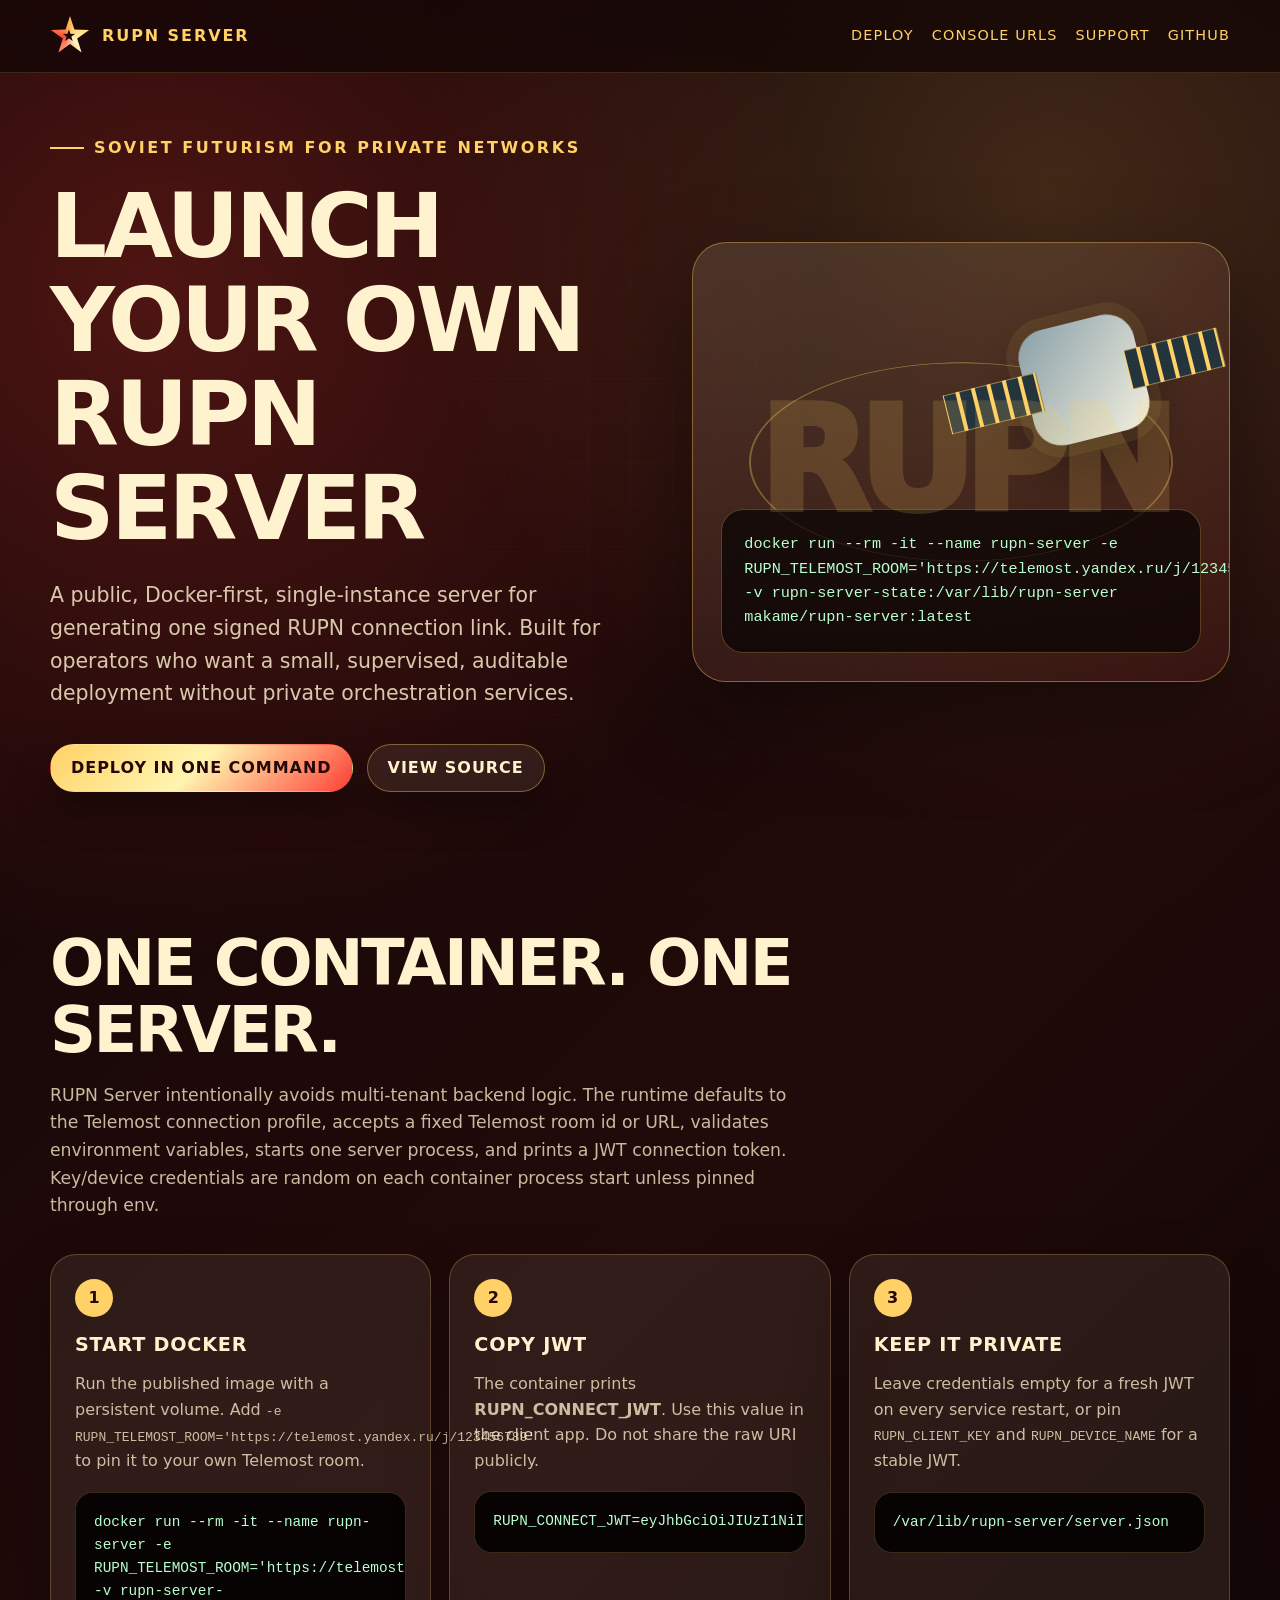
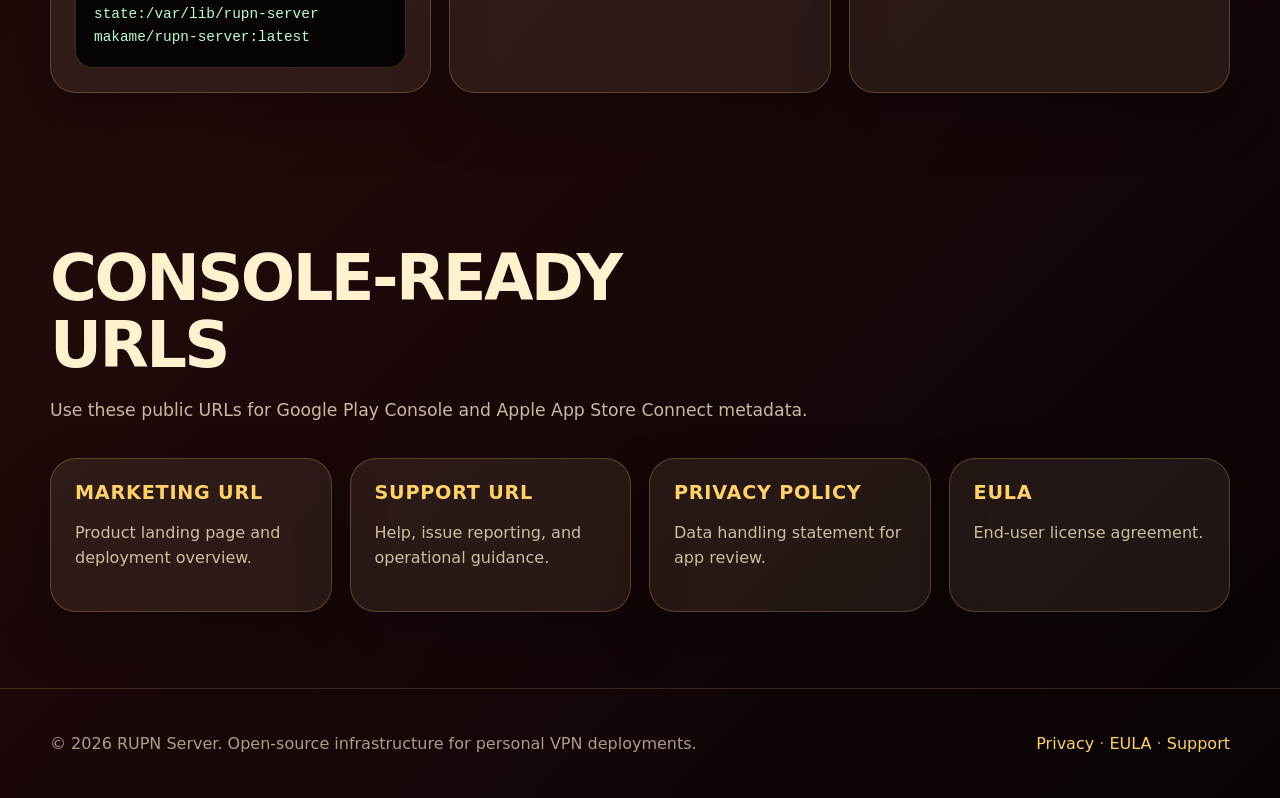
<file: docs/index.html>
<!doctype html>
<html lang="en">
  <head>
    <meta charset="utf-8">
    <meta name="viewport" content="width=device-width, initial-scale=1">
    <title>RUPN Server — Personal VPN Infrastructure</title>
    <meta name="description" content="Run a single-instance RUPN server in Docker and generate a signed connection link for your client app.">
    <link rel="canonical" href="https://makamekm.github.io/ruvpn-server/">
    <link rel="stylesheet" href="./assets/styles.css">
  </head>
  <body>
    <header class="nav">
      <div class="container nav-inner">
        <a class="brand" href="./" aria-label="RUPN Server home"><span class="emblem">★</span><span>RUPN Server</span></a>
        <nav class="nav-links" aria-label="Primary navigation">
          <a href="#deploy">Deploy</a>
          <a href="#docs">Console URLs</a>
          <a href="./support/">Support</a>
          <a href="https://github.com/makamekm/ruvpn-server">GitHub</a>
        </nav>
      </div>
    </header>

    <main>
      <section class="hero">
        <div class="container hero-grid">
          <div>
            <div class="kicker">Soviet futurism for private networks</div>
            <h1>Launch your own RUPN server</h1>
            <p class="lead">A public, Docker-first, single-instance server for generating one signed RUPN connection link. Built for operators who want a small, supervised, auditable deployment without private orchestration services.</p>
            <div class="actions">
              <a class="button primary" href="#deploy">Deploy in one command</a>
              <a class="button" href="https://github.com/makamekm/ruvpn-server">View source</a>
            </div>
          </div>
          <div class="orbit-card" aria-label="Soviet futurist satellite illustration">
            <div class="satellite" aria-hidden="true"></div>
            <code class="terminal">docker run --rm -it --name rupn-server -e RUPN_TELEMOST_ROOM='https://telemost.yandex.ru/j/123456789' -v rupn-server-state:/var/lib/rupn-server makame/rupn-server:latest</code>
          </div>
        </div>
      </section>

      <section class="section" id="deploy">
        <div class="container">
          <div class="section-header">
            <h2>One container. One server.</h2>
            <p>RUPN Server intentionally avoids multi-tenant backend logic. The runtime defaults to the Telemost connection profile, accepts a fixed Telemost room id or URL, validates environment variables, starts one server process, and prints a JWT connection token. Key/device credentials are random on each container process start unless pinned through env.</p>
          </div>
          <div class="cards">
            <article class="card">
              <span class="card-number">1</span>
              <h3>Start Docker</h3>
              <p>Run the published image with a persistent volume. Add <code>-e RUPN_TELEMOST_ROOM='https://telemost.yandex.ru/j/123456789'</code> to pin it to your own Telemost room.</p>
              <code class="command">docker run --rm -it --name rupn-server -e RUPN_TELEMOST_ROOM='https://telemost.yandex.ru/j/123456789' -v rupn-server-state:/var/lib/rupn-server makame/rupn-server:latest</code>
            </article>
            <article class="card">
              <span class="card-number">2</span>
              <h3>Copy JWT</h3>
              <p>The container prints <strong>RUPN_CONNECT_JWT</strong>. Use this value in the client app. Do not share the raw URI publicly.</p>
              <code class="command">RUPN_CONNECT_JWT=eyJhbGciOiJIUzI1NiIs...</code>
            </article>
            <article class="card">
              <span class="card-number">3</span>
              <h3>Keep it private</h3>
              <p>Leave credentials empty for a fresh JWT on every service restart, or pin <code>RUPN_CLIENT_KEY</code> and <code>RUPN_DEVICE_NAME</code> for a stable JWT.</p>
              <code class="command">/var/lib/rupn-server/server.json</code>
            </article>
          </div>
        </div>
      </section>

      <section class="section" id="docs">
        <div class="container">
          <div class="section-header">
            <h2>Console-ready URLs</h2>
            <p>Use these public URLs for Google Play Console and Apple App Store Connect metadata.</p>
          </div>
          <div class="doc-grid">
            <a class="doc-card" href="./">
              <h3>Marketing URL</h3>
              <p>Product landing page and deployment overview.</p>
            </a>
            <a class="doc-card" href="./support/">
              <h3>Support URL</h3>
              <p>Help, issue reporting, and operational guidance.</p>
            </a>
            <a class="doc-card" href="./privacy/">
              <h3>Privacy Policy</h3>
              <p>Data handling statement for app review.</p>
            </a>
            <a class="doc-card" href="./eula/">
              <h3>EULA</h3>
              <p>End-user license agreement.</p>
            </a>
          </div>
        </div>
      </section>
    </main>

    <footer class="footer">
      <div class="container footer-inner">
        <span>© 2026 RUPN Server. Open-source infrastructure for personal VPN deployments.</span>
        <span><a href="./privacy/">Privacy</a> · <a href="./eula/">EULA</a> · <a href="./support/">Support</a></span>
      </div>
    </footer>
  </body>
</html>
</file>
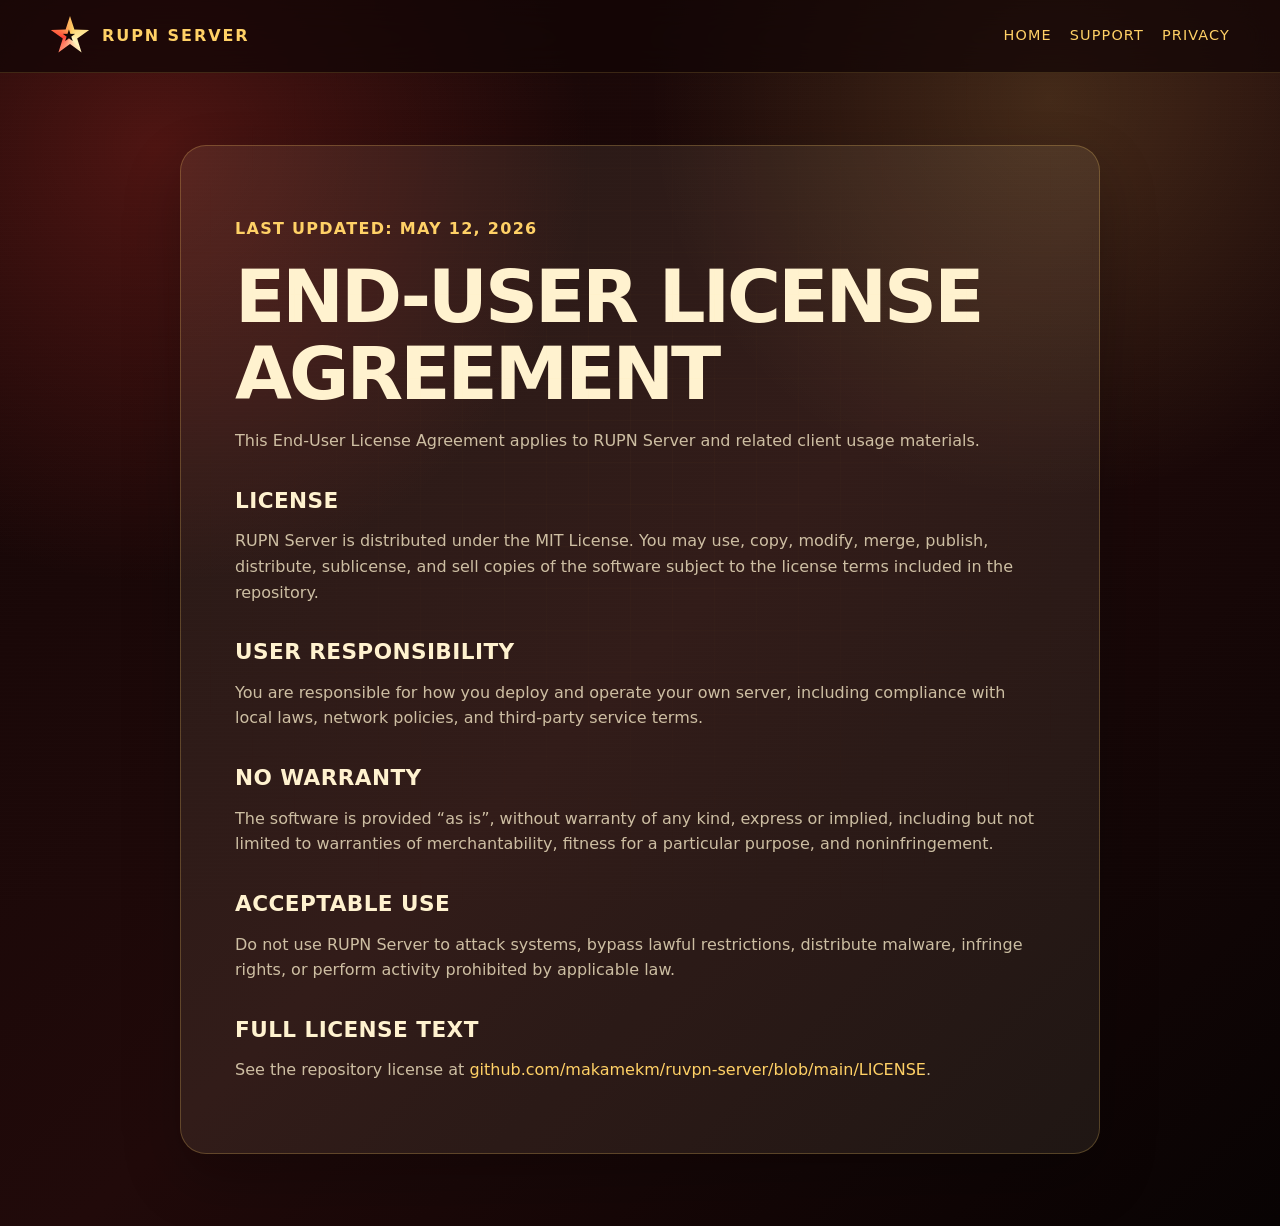
<file: docs/eula/index.html>
<!doctype html>
<html lang="en">
  <head>
    <meta charset="utf-8">
    <meta name="viewport" content="width=device-width, initial-scale=1">
    <title>EULA — RUPN Server</title>
    <meta name="description" content="End-User License Agreement for RUPN Server.">
    <link rel="canonical" href="https://makamekm.github.io/ruvpn-server/eula/">
    <link rel="stylesheet" href="../assets/styles.css">
  </head>
  <body>
    <header class="nav">
      <div class="container nav-inner">
        <a class="brand" href="../"><span class="emblem">★</span><span>RUPN Server</span></a>
        <nav class="nav-links"><a href="../">Home</a><a href="../support/">Support</a><a href="../privacy/">Privacy</a></nav>
      </div>
    </header>
    <main class="container policy-page">
      <p class="updated">Last updated: May 12, 2026</p>
      <h1>End-User License Agreement</h1>
      <p>This End-User License Agreement applies to RUPN Server and related client usage materials.</p>
      <h2>License</h2>
      <p>RUPN Server is distributed under the MIT License. You may use, copy, modify, merge, publish, distribute, sublicense, and sell copies of the software subject to the license terms included in the repository.</p>
      <h2>User responsibility</h2>
      <p>You are responsible for how you deploy and operate your own server, including compliance with local laws, network policies, and third-party service terms.</p>
      <h2>No warranty</h2>
      <p>The software is provided “as is”, without warranty of any kind, express or implied, including but not limited to warranties of merchantability, fitness for a particular purpose, and noninfringement.</p>
      <h2>Acceptable use</h2>
      <p>Do not use RUPN Server to attack systems, bypass lawful restrictions, distribute malware, infringe rights, or perform activity prohibited by applicable law.</p>
      <h2>Full license text</h2>
      <p>See the repository license at <a href="https://github.com/makamekm/ruvpn-server/blob/main/LICENSE">github.com/makamekm/ruvpn-server/blob/main/LICENSE</a>.</p>
    </main>
  </body>
</html>
</file>
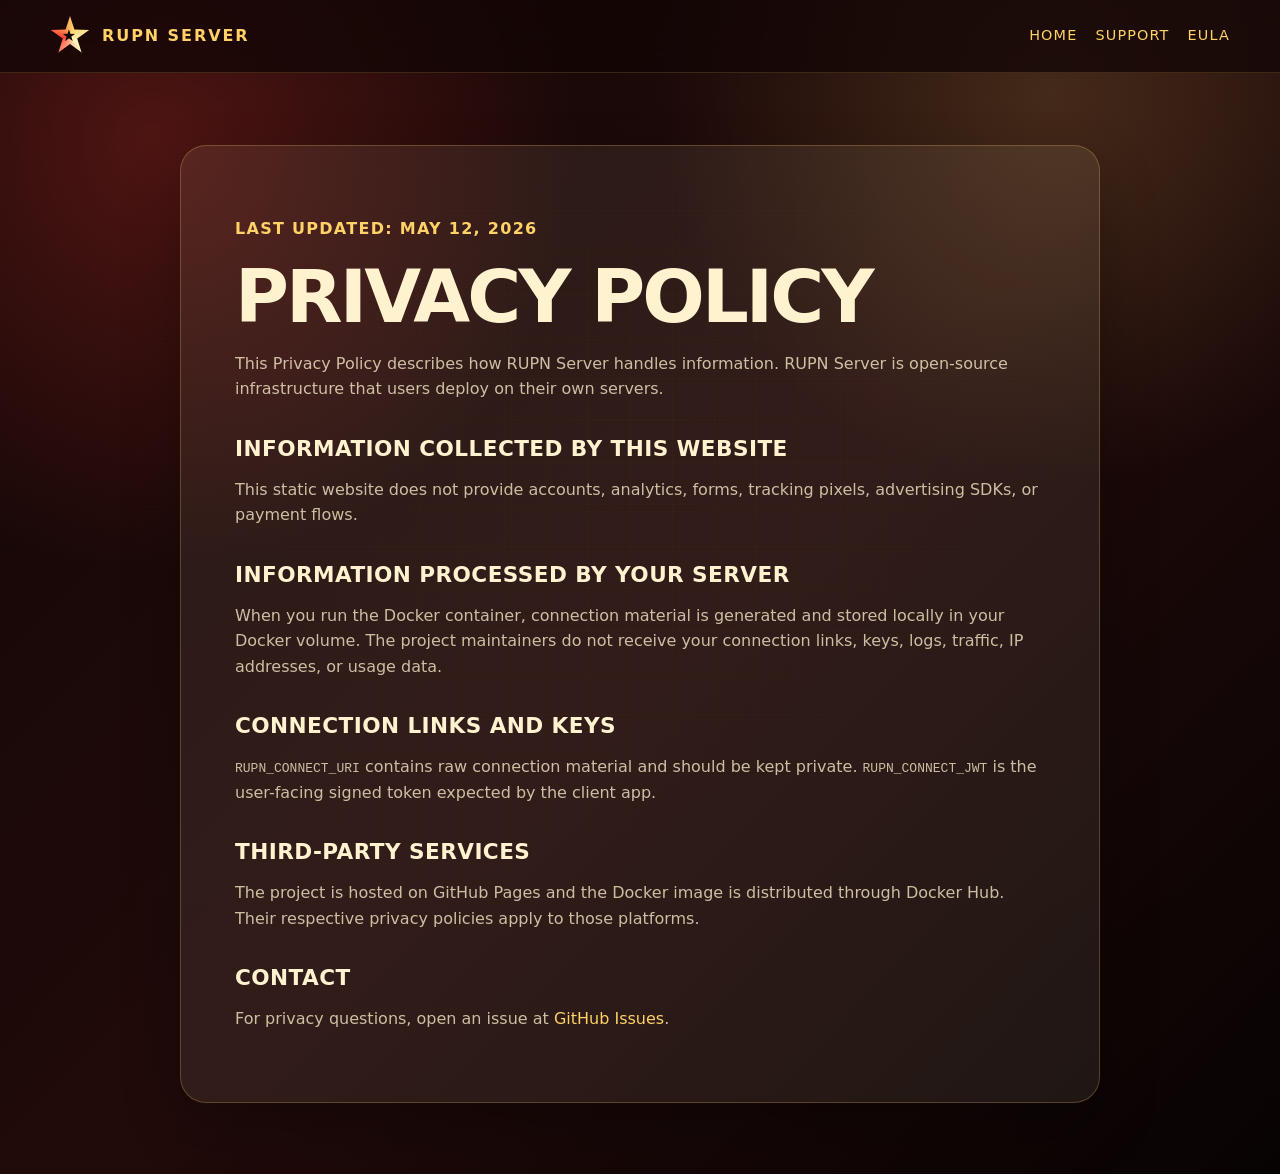
<file: docs/privacy/index.html>
<!doctype html>
<html lang="en">
  <head>
    <meta charset="utf-8">
    <meta name="viewport" content="width=device-width, initial-scale=1">
    <title>Privacy Policy — RUPN Server</title>
    <meta name="description" content="Privacy Policy for RUPN Server.">
    <link rel="canonical" href="https://makamekm.github.io/ruvpn-server/privacy/">
    <link rel="stylesheet" href="../assets/styles.css">
  </head>
  <body>
    <header class="nav">
      <div class="container nav-inner">
        <a class="brand" href="../"><span class="emblem">★</span><span>RUPN Server</span></a>
        <nav class="nav-links"><a href="../">Home</a><a href="../support/">Support</a><a href="../eula/">EULA</a></nav>
      </div>
    </header>
    <main class="container policy-page">
      <p class="updated">Last updated: May 12, 2026</p>
      <h1>Privacy Policy</h1>
      <p>This Privacy Policy describes how RUPN Server handles information. RUPN Server is open-source infrastructure that users deploy on their own servers.</p>
      <h2>Information collected by this website</h2>
      <p>This static website does not provide accounts, analytics, forms, tracking pixels, advertising SDKs, or payment flows.</p>
      <h2>Information processed by your server</h2>
      <p>When you run the Docker container, connection material is generated and stored locally in your Docker volume. The project maintainers do not receive your connection links, keys, logs, traffic, IP addresses, or usage data.</p>
      <h2>Connection links and keys</h2>
      <p><code>RUPN_CONNECT_URI</code> contains raw connection material and should be kept private. <code>RUPN_CONNECT_JWT</code> is the user-facing signed token expected by the client app.</p>
      <h2>Third-party services</h2>
      <p>The project is hosted on GitHub Pages and the Docker image is distributed through Docker Hub. Their respective privacy policies apply to those platforms.</p>
      <h2>Contact</h2>
      <p>For privacy questions, open an issue at <a href="https://github.com/makamekm/ruvpn-server/issues">GitHub Issues</a>.</p>
    </main>
  </body>
</html>
</file>
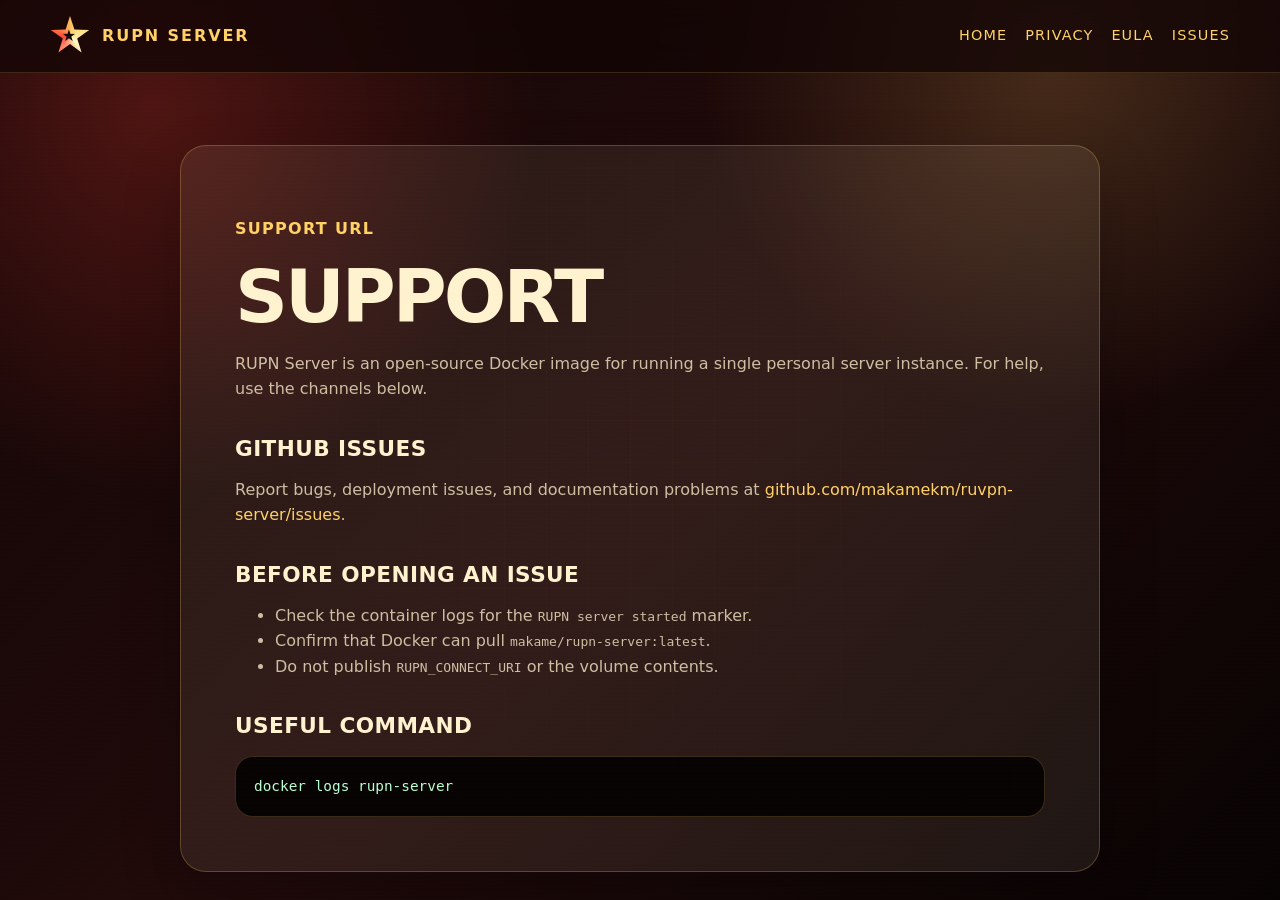
<file: docs/support/index.html>
<!doctype html>
<html lang="en">
  <head>
    <meta charset="utf-8">
    <meta name="viewport" content="width=device-width, initial-scale=1">
    <title>Support — RUPN Server</title>
    <meta name="description" content="Support information for RUPN Server.">
    <link rel="canonical" href="https://makamekm.github.io/ruvpn-server/support/">
    <link rel="stylesheet" href="../assets/styles.css">
  </head>
  <body>
    <header class="nav">
      <div class="container nav-inner">
        <a class="brand" href="../"><span class="emblem">★</span><span>RUPN Server</span></a>
        <nav class="nav-links"><a href="../">Home</a><a href="../privacy/">Privacy</a><a href="../eula/">EULA</a><a href="https://github.com/makamekm/ruvpn-server/issues">Issues</a></nav>
      </div>
    </header>
    <main class="container policy-page">
      <p class="updated">Support URL</p>
      <h1>Support</h1>
      <p>RUPN Server is an open-source Docker image for running a single personal server instance. For help, use the channels below.</p>
      <h2>GitHub Issues</h2>
      <p>Report bugs, deployment issues, and documentation problems at <a href="https://github.com/makamekm/ruvpn-server/issues">github.com/makamekm/ruvpn-server/issues</a>.</p>
      <h2>Before opening an issue</h2>
      <ul>
        <li>Check the container logs for the <code>RUPN server started</code> marker.</li>
        <li>Confirm that Docker can pull <code>makame/rupn-server:latest</code>.</li>
        <li>Do not publish <code>RUPN_CONNECT_URI</code> or the volume contents.</li>
      </ul>
      <h2>Useful command</h2>
      <code class="command">docker logs rupn-server</code>
    </main>
  </body>
</html>
</file>
<file: docs/assets/styles.css>
:root {
  --bg: #130606;
  --bg-2: #210a0a;
  --red: #d7261e;
  --red-2: #ff4136;
  --gold: #ffd166;
  --cream: #fff2cf;
  --steel: #8aa0a8;
  --dark-steel: #263238;
  --panel: rgba(255, 242, 207, 0.08);
  --panel-strong: rgba(255, 242, 207, 0.14);
  --border: rgba(255, 209, 102, 0.38);
  --shadow: rgba(0, 0, 0, 0.38);
  --max: 1180px;
  color-scheme: dark;
}

* {
  box-sizing: border-box;
}

html {
  scroll-behavior: smooth;
}

body {
  margin: 0;
  min-height: 100vh;
  background:
    radial-gradient(circle at 12% 12%, rgba(255, 65, 54, 0.24), transparent 28%),
    radial-gradient(circle at 82% 8%, rgba(255, 209, 102, 0.16), transparent 26%),
    linear-gradient(135deg, var(--bg), var(--bg-2) 52%, #080303);
  color: var(--cream);
  font-family: Inter, ui-sans-serif, system-ui, -apple-system, BlinkMacSystemFont, "Segoe UI", sans-serif;
  line-height: 1.6;
  overflow-x: hidden;
}

body::before {
  content: "";
  position: fixed;
  inset: 0;
  pointer-events: none;
  opacity: 0.28;
  background-image:
    linear-gradient(rgba(255, 209, 102, 0.08) 1px, transparent 1px),
    linear-gradient(90deg, rgba(255, 209, 102, 0.08) 1px, transparent 1px);
  background-size: 42px 42px;
  mask-image: radial-gradient(circle at center, black, transparent 78%);
}

body::after {
  content: "";
  position: fixed;
  inset: 0;
  pointer-events: none;
  background: repeating-linear-gradient(0deg, rgba(255, 255, 255, 0.035), rgba(255, 255, 255, 0.035) 1px, transparent 1px, transparent 4px);
  mix-blend-mode: overlay;
  opacity: 0.22;
}

a {
  color: var(--gold);
  text-decoration: none;
}

a:hover {
  color: var(--cream);
}

.container {
  width: min(100% - 32px, var(--max));
  margin: 0 auto;
}

.nav {
  position: sticky;
  top: 0;
  z-index: 10;
  backdrop-filter: blur(18px);
  background: rgba(19, 6, 6, 0.76);
  border-bottom: 1px solid rgba(255, 209, 102, 0.16);
}

.nav-inner {
  min-height: 72px;
  display: flex;
  align-items: center;
  justify-content: space-between;
  gap: 24px;
}

.brand {
  display: inline-flex;
  align-items: center;
  gap: 12px;
  font-weight: 900;
  letter-spacing: 0.12em;
  text-transform: uppercase;
}

.emblem {
  width: 40px;
  height: 40px;
  display: grid;
  place-items: center;
  color: var(--bg);
  background: conic-gradient(from 18deg, var(--gold), #fff7bf, var(--red-2), var(--gold));
  clip-path: polygon(50% 0%, 61% 34%, 98% 35%, 68% 56%, 79% 91%, 50% 70%, 21% 91%, 32% 56%, 2% 35%, 39% 34%);
  filter: drop-shadow(0 10px 22px rgba(255, 65, 54, 0.3));
}

.nav-links {
  display: flex;
  align-items: center;
  gap: 18px;
  font-size: 0.9rem;
  text-transform: uppercase;
  letter-spacing: 0.08em;
}

.hero {
  position: relative;
  padding: 58px 0 62px;
}

.hero-grid {
  display: grid;
  grid-template-columns: minmax(0, 1.05fr) minmax(320px, 0.95fr);
  gap: 48px;
  align-items: center;
}

.kicker {
  display: inline-flex;
  align-items: center;
  gap: 10px;
  margin-bottom: 18px;
  color: var(--gold);
  font-weight: 800;
  letter-spacing: 0.16em;
  text-transform: uppercase;
}

.kicker::before {
  content: "";
  width: 34px;
  height: 2px;
  background: var(--gold);
}

h1,
h2,
h3 {
  margin: 0;
  line-height: 1.05;
  letter-spacing: -0.04em;
}

h1 {
  max-width: 760px;
  font-size: clamp(3rem, 7vw, 6.4rem);
  text-transform: uppercase;
}

h2 {
  font-size: clamp(2.1rem, 5vw, 4.2rem);
  text-transform: uppercase;
}

h3 {
  font-size: 1.2rem;
  text-transform: uppercase;
  letter-spacing: 0.04em;
}

.lead {
  max-width: 680px;
  margin: 24px 0 0;
  color: rgba(255, 242, 207, 0.82);
  font-size: clamp(1.05rem, 2vw, 1.28rem);
}

.actions {
  display: flex;
  flex-wrap: wrap;
  gap: 14px;
  margin-top: 34px;
}

.button {
  display: inline-flex;
  align-items: center;
  justify-content: center;
  min-height: 48px;
  padding: 0 20px;
  border: 1px solid var(--border);
  border-radius: 999px;
  color: var(--cream);
  background: rgba(255, 242, 207, 0.08);
  box-shadow: 0 18px 38px var(--shadow);
  font-weight: 800;
  letter-spacing: 0.06em;
  text-transform: uppercase;
}

.button.primary {
  color: #240706;
  background: linear-gradient(135deg, var(--gold), #fff5b0 48%, var(--red-2));
  border-color: transparent;
}

.button:hover {
  transform: translateY(-2px);
}

.orbit-card {
  position: relative;
  min-height: 440px;
  border: 1px solid var(--border);
  border-radius: 34px;
  background: linear-gradient(145deg, rgba(255, 242, 207, 0.12), rgba(255, 65, 54, 0.08));
  box-shadow: 0 36px 90px rgba(0, 0, 0, 0.42);
  overflow: hidden;
}

.orbit-card::before {
  content: "";
  position: absolute;
  width: 420px;
  height: 420px;
  left: 50%;
  top: 50%;
  border: 2px solid rgba(255, 209, 102, 0.34);
  border-radius: 50%;
  transform: translate(-50%, -50%) rotateX(62deg);
}

.orbit-card::after {
  content: "RUPN";
  position: absolute;
  left: 50%;
  top: 50%;
  transform: translate(-50%, -50%);
  color: rgba(255, 209, 102, 0.16);
  font-size: clamp(5rem, 12vw, 9rem);
  font-weight: 1000;
  letter-spacing: -0.08em;
}

.satellite {
  position: absolute;
  width: 118px;
  height: 118px;
  right: 16%;
  top: 18%;
  border-radius: 28px;
  background: linear-gradient(135deg, var(--steel), #f3f0df);
  box-shadow: 0 0 0 12px rgba(255, 209, 102, 0.08), 0 24px 60px rgba(0, 0, 0, 0.45);
  transform: rotate(-14deg);
}

.satellite::before,
.satellite::after {
  content: "";
  position: absolute;
  top: 40px;
  width: 94px;
  height: 38px;
  background: repeating-linear-gradient(90deg, #24343d 0 12px, #ffd166 12px 16px);
  border: 1px solid rgba(255, 209, 102, 0.5);
}

.satellite::before {
  right: 104px;
}

.satellite::after {
  left: 104px;
}

.terminal {
  position: absolute;
  left: 28px;
  right: 28px;
  bottom: 28px;
  padding: 22px;
  border: 1px solid rgba(255, 209, 102, 0.28);
  border-radius: 22px;
  background: rgba(8, 3, 3, 0.72);
  font-family: "SFMono-Regular", Consolas, "Liberation Mono", monospace;
  color: #b8ffcf;
  font-size: 0.95rem;
}

.section {
  padding: 76px 0;
}

.section-header {
  max-width: 760px;
  margin-bottom: 34px;
}

.section-header p {
  color: rgba(255, 242, 207, 0.76);
  font-size: 1.08rem;
}

.cards {
  display: grid;
  grid-template-columns: repeat(3, minmax(0, 1fr));
  gap: 18px;
}

.card,
.doc-card,
.policy-page {
  border: 1px solid rgba(255, 209, 102, 0.24);
  border-radius: 26px;
  background: var(--panel);
  box-shadow: 0 24px 58px rgba(0, 0, 0, 0.24);
}

.card,
.doc-card {
  padding: 24px;
}

.card p,
.doc-card p,
.policy-page p,
.policy-page li {
  color: rgba(255, 242, 207, 0.76);
}

.card-number {
  display: inline-grid;
  place-items: center;
  width: 38px;
  height: 38px;
  margin-bottom: 18px;
  border-radius: 50%;
  color: #260807;
  background: var(--gold);
  font-weight: 900;
}

.command {
  display: block;
  margin-top: 18px;
  padding: 18px;
  border-radius: 18px;
  overflow-x: auto;
  color: #b8ffcf;
  background: #070303;
  border: 1px solid rgba(255, 209, 102, 0.2);
  font-size: 0.9rem;
}

.doc-grid {
  display: grid;
  grid-template-columns: repeat(4, minmax(0, 1fr));
  gap: 18px;
}

.footer {
  padding: 42px 0;
  border-top: 1px solid rgba(255, 209, 102, 0.16);
  color: rgba(255, 242, 207, 0.64);
}

.footer-inner {
  display: flex;
  justify-content: space-between;
  gap: 24px;
  flex-wrap: wrap;
}

.policy-page {
  margin: 72px auto;
  padding: clamp(24px, 5vw, 54px);
  max-width: 920px;
}

.policy-page h1 {
  font-size: clamp(2.2rem, 6vw, 4.6rem);
}

.policy-page h2 {
  margin-top: 36px;
  font-size: 1.35rem;
  letter-spacing: 0.02em;
}

.policy-page .updated {
  color: var(--gold);
  font-weight: 800;
  text-transform: uppercase;
  letter-spacing: 0.08em;
}

@media (max-width: 900px) {
  .hero-grid,
  .cards,
  .doc-grid {
    grid-template-columns: 1fr;
  }

  .orbit-card {
    min-height: 390px;
  }

  .nav-inner {
    align-items: flex-start;
    flex-direction: column;
    padding: 18px 0;
  }

  .nav-links {
    flex-wrap: wrap;
  }
}

@media (max-width: 560px) {
  .container {
    width: min(100% - 22px, var(--max));
  }

  .hero {
    padding-top: 54px;
  }

  .nav-links {
    gap: 12px;
    font-size: 0.78rem;
  }

  .button {
    width: 100%;
  }

  .satellite {
    right: 12%;
    transform: scale(0.75) rotate(-14deg);
  }

  .terminal {
    left: 16px;
    right: 16px;
    bottom: 16px;
    font-size: 0.76rem;
  }
}
</file>
